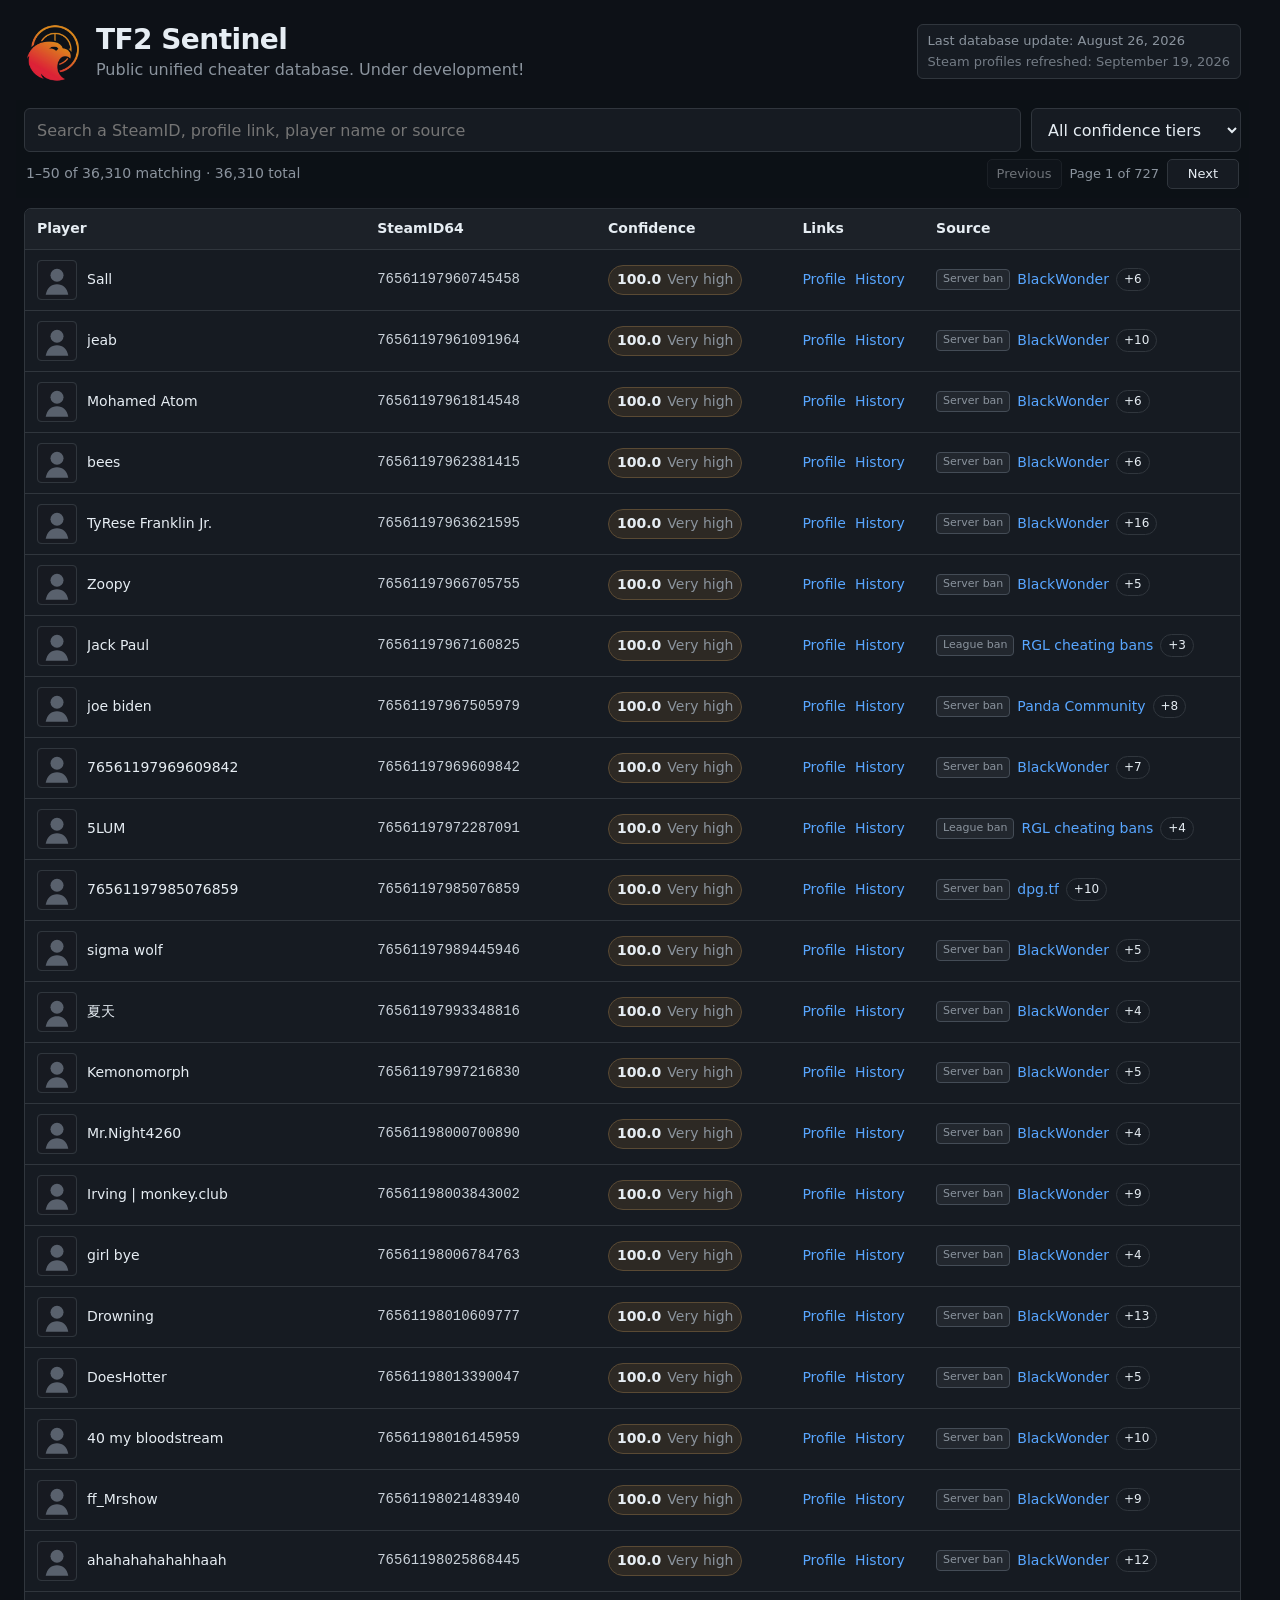
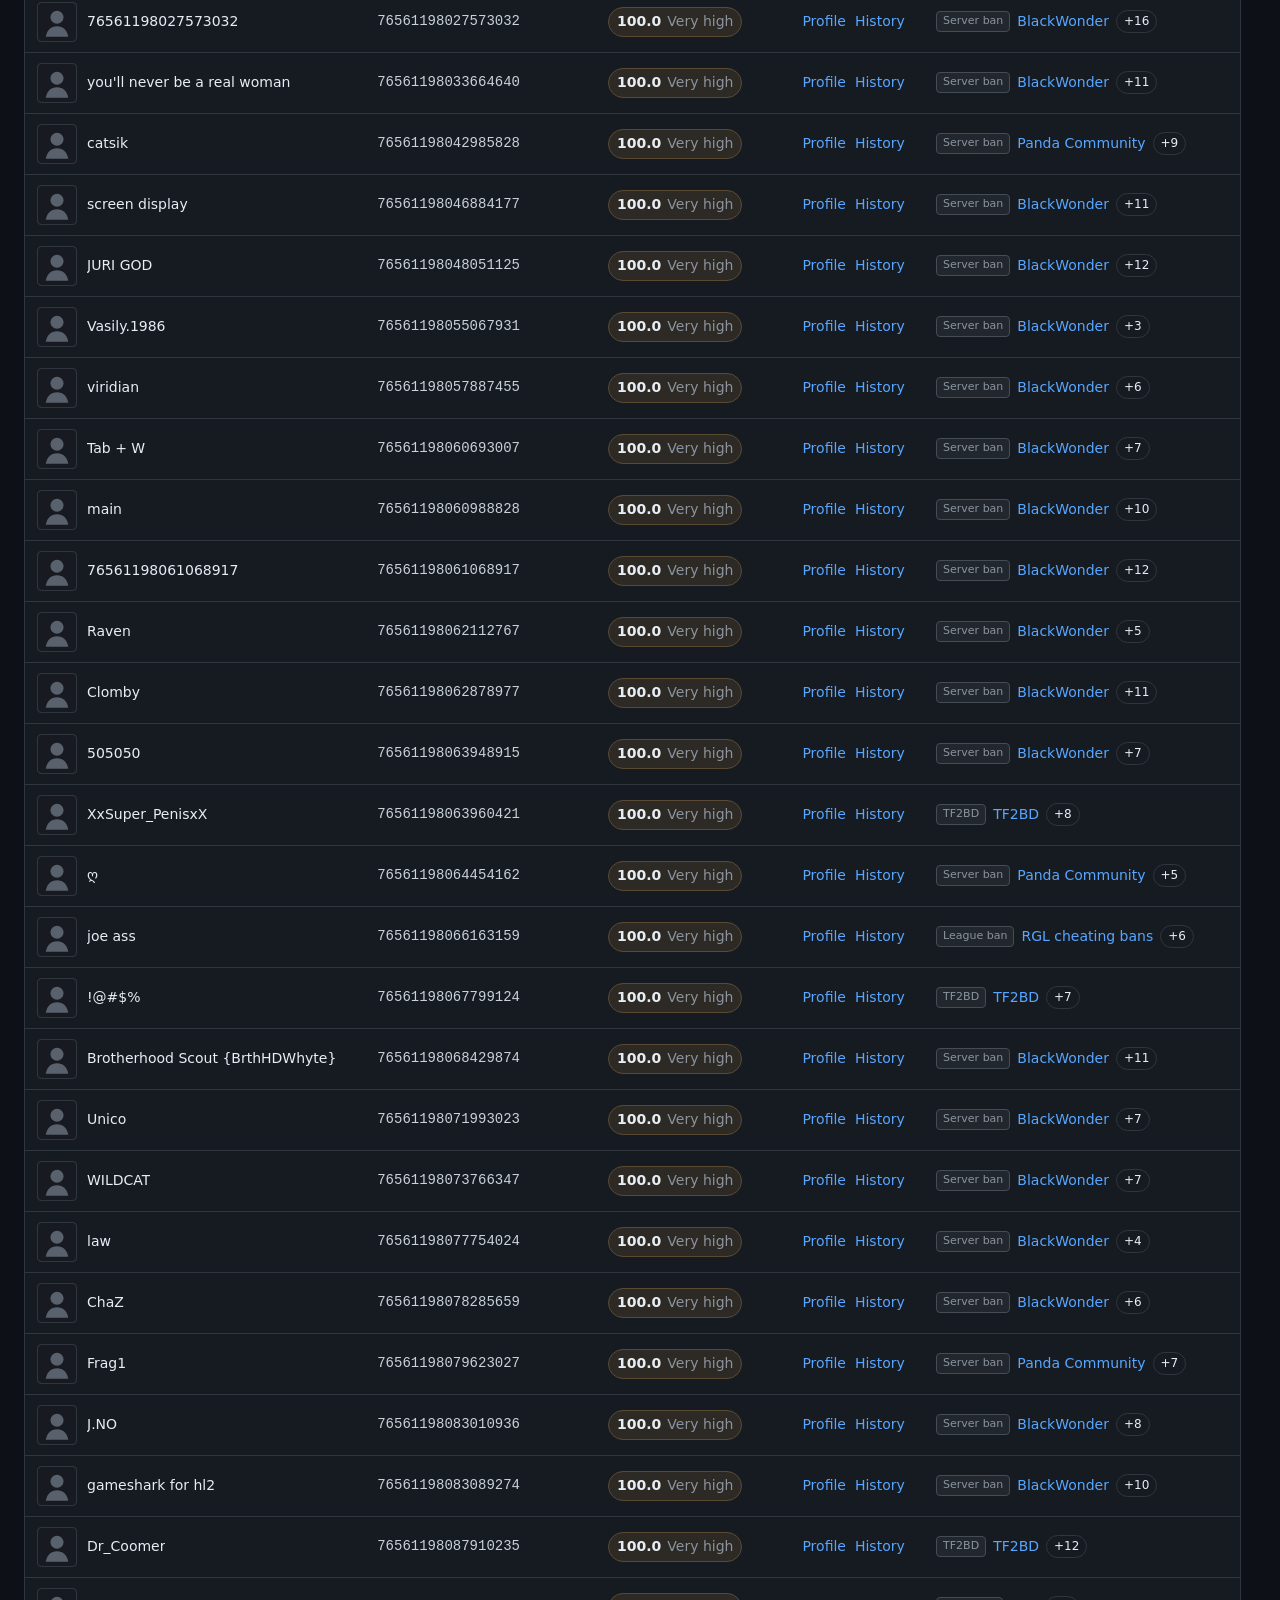
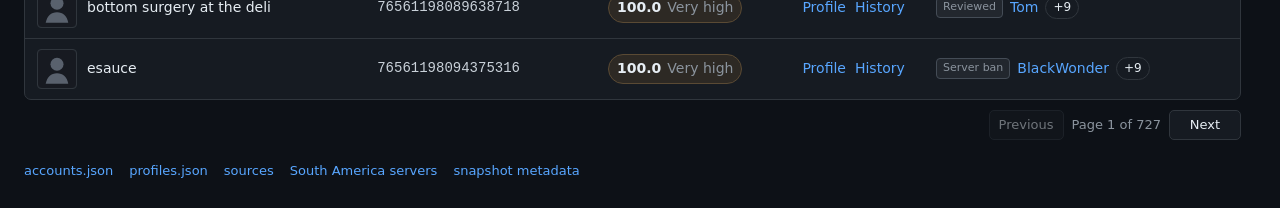
<file: docs/index.html>
<!doctype html>
<html lang="en">
<head>
<meta charset="utf-8">
<meta name="viewport" content="width=device-width,initial-scale=1">
<meta name="description" content="TF2 Sentinel is a searchable index of public TF2 moderation and cheating-related source signals.">
<meta name="theme-color" content="#0d1117">
<title>TF2 Sentinel</title>
<link rel="icon" href="favicon.ico" sizes="any">
<link rel="icon" type="image/png" sizes="32x32" href="assets/favicon-32.png">
<link rel="apple-touch-icon" href="assets/favicon-180.png">
<link rel="stylesheet" href="style.css">
<link rel="preconnect" href="https://avatars.steamstatic.com" crossorigin>
<script src="lib/sentinel-data.js" defer></script>
<script src="app.js" defer></script>
</head>
<body class="accounts-page">
<main class="page-shell">
<header class="site-header">
  <div class="brand">
    <img class="brand-logo" src="assets/sentinel-logo.png" alt="" width="58" height="58">
    <div>
      <h1>TF2 Sentinel</h1>
      <p>Public unified cheater database. Under development!</p>
    </div>
  </div>
  <div class="db-update">
    <div id="last-update">Last database update: —</div>
    <div id="profile-update" class="db-update-secondary"></div>
  </div>
</header>

<div class="sticky-tools">
  <section class="controls" aria-label="Database filters">
    <label class="search-field">
      <span class="sr-only">Search accounts</span>
      <input id="q" type="search" placeholder="Search a SteamID, profile link, player name or source" autocomplete="off" spellcheck="false">
    </label>
    <label class="tier-field">
      <span class="sr-only">Confidence tier</span>
      <select id="tier">
        <option value="">All confidence tiers</option>
        <option value="very_high">Very high</option>
        <option value="high">High</option>
        <option value="medium">Medium</option>
        <option value="low">Low</option>
        <option value="very_low">Very low</option>
        <option value="unscored">Unscored</option>
      </select>
    </label>
  </section>
  <div class="result-bar">
    <div id="stats" class="stats" aria-live="polite">Loading database…</div>
    <div class="pager" id="pager-top" aria-label="Results pages"></div>
  </div>
</div>

<div class="table-wrap">
<table class="account-table">
  <colgroup>
    <col class="col-player">
    <col class="col-steamid">
    <col class="col-confidence">
    <col class="col-links">
    <col class="col-source">
  </colgroup>
  <thead>
    <tr>
      <th>Player</th>
      <th>SteamID64</th>
      <th>Confidence</th>
      <th>Links</th>
      <th>Source</th>
    </tr>
  </thead>
  <tbody id="rows"></tbody>
</table>
</div>

<div class="bottom-bar">
  <div class="pager" id="pager-bottom" aria-label="Results pages"></div>
</div>

<footer class="site-footer">
  <a href="data/accounts.json">accounts.json</a>
  <a href="data/profiles.json">profiles.json</a>
  <a href="sources.html">sources</a>
  <a href="servers.html">South America servers</a>
  <a href="data/meta.json">snapshot metadata</a>
</footer>
</main>
</body>
</html>
</file>
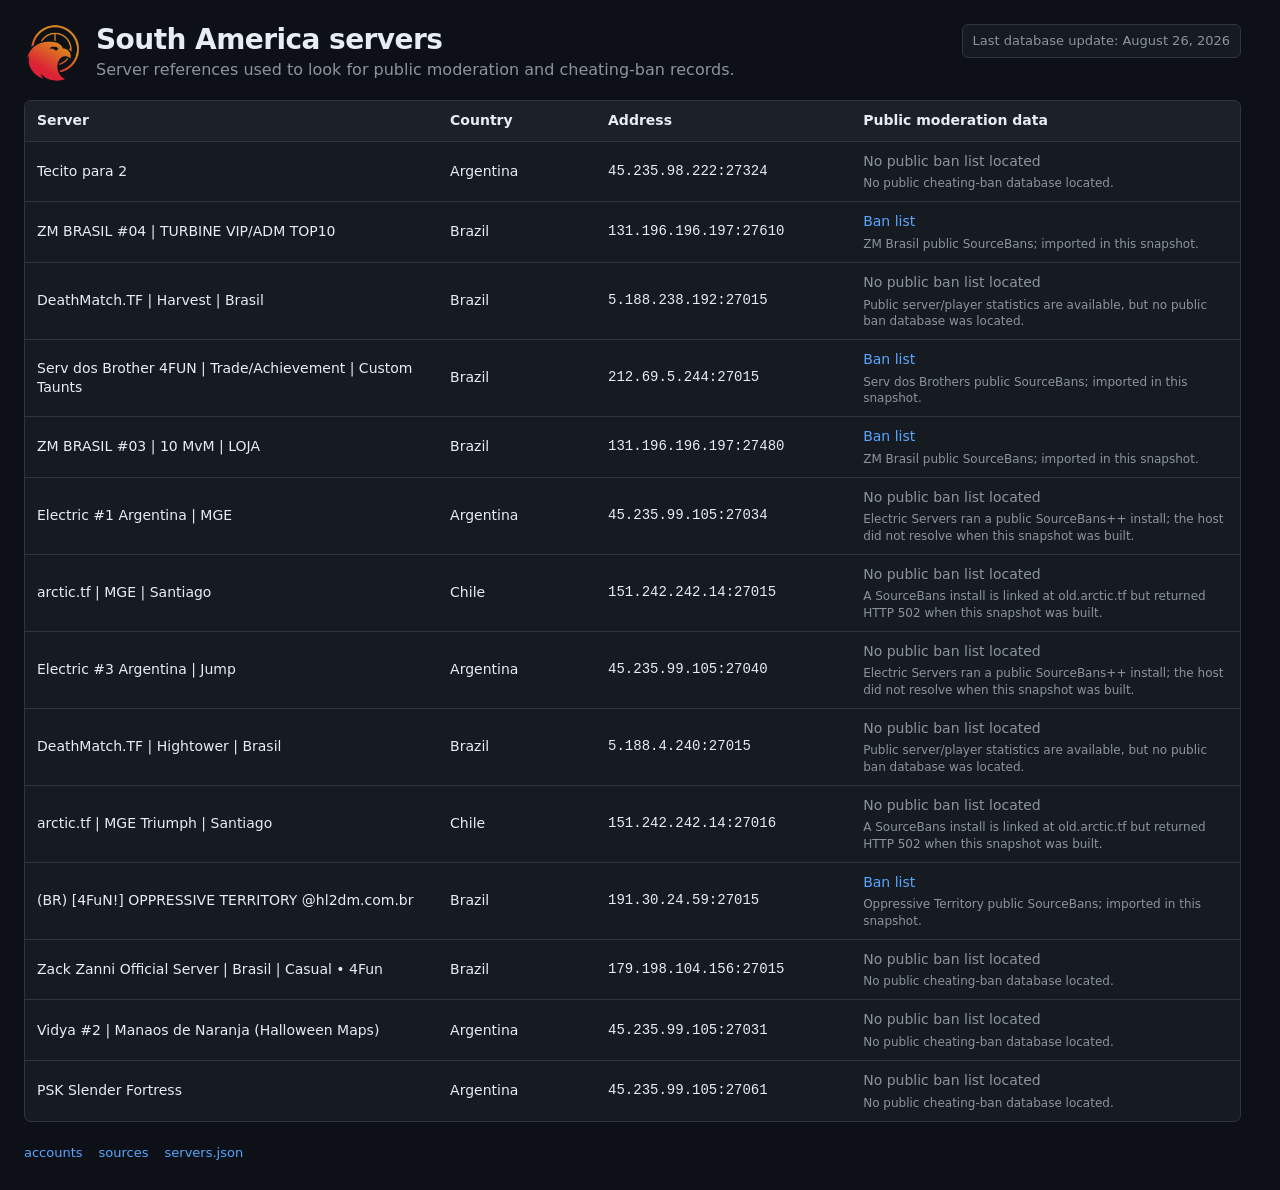
<file: docs/servers.html>
<!doctype html>
<html lang="en">
<head>
<meta charset="utf-8">
<meta name="viewport" content="width=device-width,initial-scale=1">
<meta name="description" content="South American TF2 server references tracked by TF2 Sentinel.">
<meta name="theme-color" content="#0d1117">
<title>South America servers · TF2 Sentinel</title>
<link rel="icon" href="favicon.ico" sizes="any">
<link rel="icon" type="image/png" sizes="32x32" href="assets/favicon-32.png">
<link rel="apple-touch-icon" href="assets/favicon-180.png">
<link rel="stylesheet" href="style.css">
</head>
<body>
<main class="page-shell">
<header class="site-header">
  <div class="brand"><img class="brand-logo" src="assets/sentinel-logo.png" alt="" width="58" height="58"><div><h1>South America servers</h1><p>Server references used to look for public moderation and cheating-ban records.</p></div></div>
  <div class="db-update" id="last-update">Last database update: —</div>
</header>
<div class="table-wrap"><table class="server-table"><thead><tr><th>Server</th><th>Country</th><th>Address</th><th>Public moderation data</th></tr></thead><tbody id="rows"></tbody></table></div>
<footer class="site-footer"><a href="index.html">accounts</a><a href="sources.html">sources</a><a href="data/servers.json">servers.json</a></footer>
</main>
<script src="lib/sentinel-data.js" defer></script>
<script>
'use strict';
document.addEventListener('DOMContentLoaded', function () {
  var esc = SentinelData.escapeHtml;
  Promise.all([
    fetch('data/servers.json').then(function (r) { return r.json(); }),
    fetch('data/meta.json').then(function (r) { return r.json(); }).catch(function () { return {}; })
  ]).then(function (loaded) {
    var servers = loaded[0];
    var meta = loaded[1];
    document.getElementById('last-update').textContent =
      'Last database update: ' + (meta.last_database_update_display || '\u2014');
    document.getElementById('rows').innerHTML = servers.map(function (row) {
      var url = SentinelData.safeUrl(row.public_moderation_url);
      var label = /sourcebans|banlist/i.test((row.public_moderation_url || '') + ' ' + (row.notes || ''))
        ? 'Ban list' : 'Moderation site';
      var link = url
        ? '<a href="' + esc(url) + '" target="_blank" rel="noreferrer">' + label + '</a>'
        : '<span class="muted">No public ban list located</span>';
      var note = row.notes ? '<div class="server-note">' + esc(row.notes) + '</div>' : '';
      return '<tr><td>' + esc(row.server_name) + '</td><td>' + esc(row.country) + '</td>'
        + '<td class="mono">' + esc(row.address) + '</td><td>' + link + note + '</td></tr>';
    }).join('');
  });
});
</script>
</body>
</html>
</file>
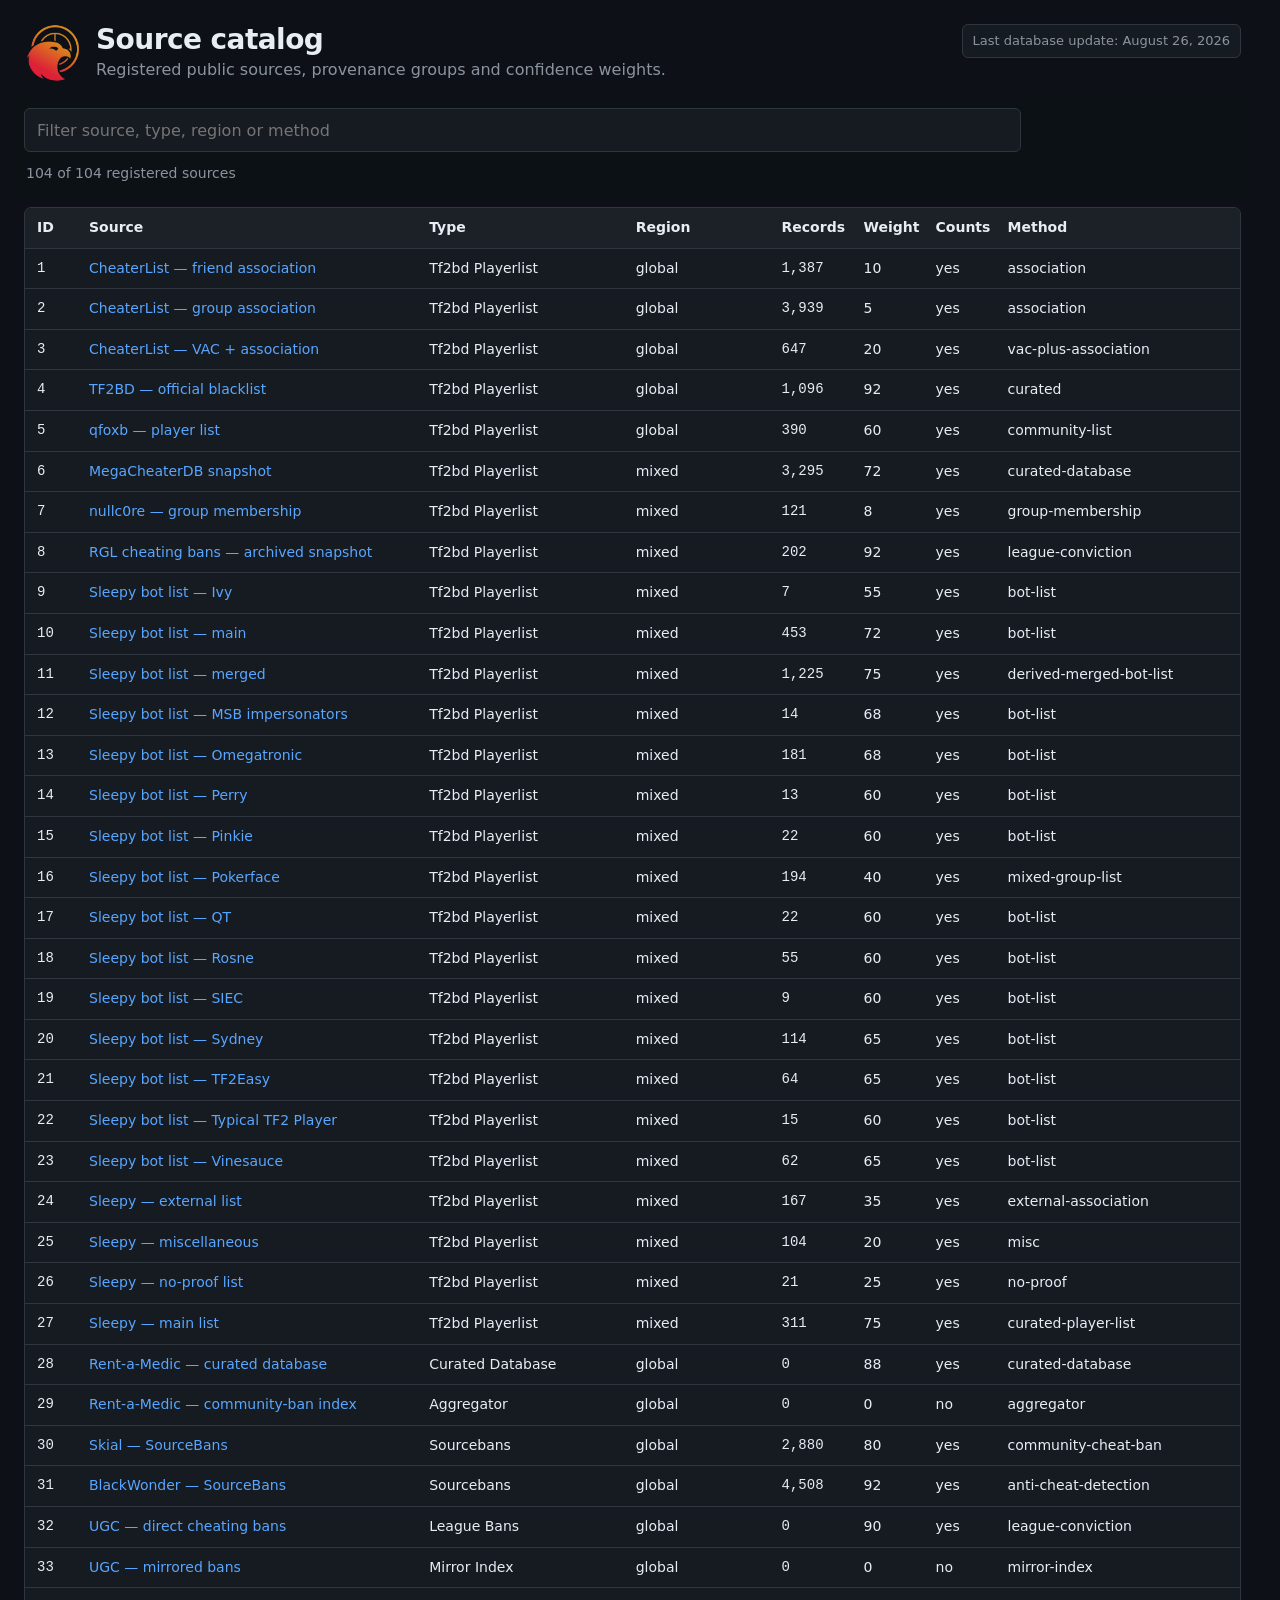
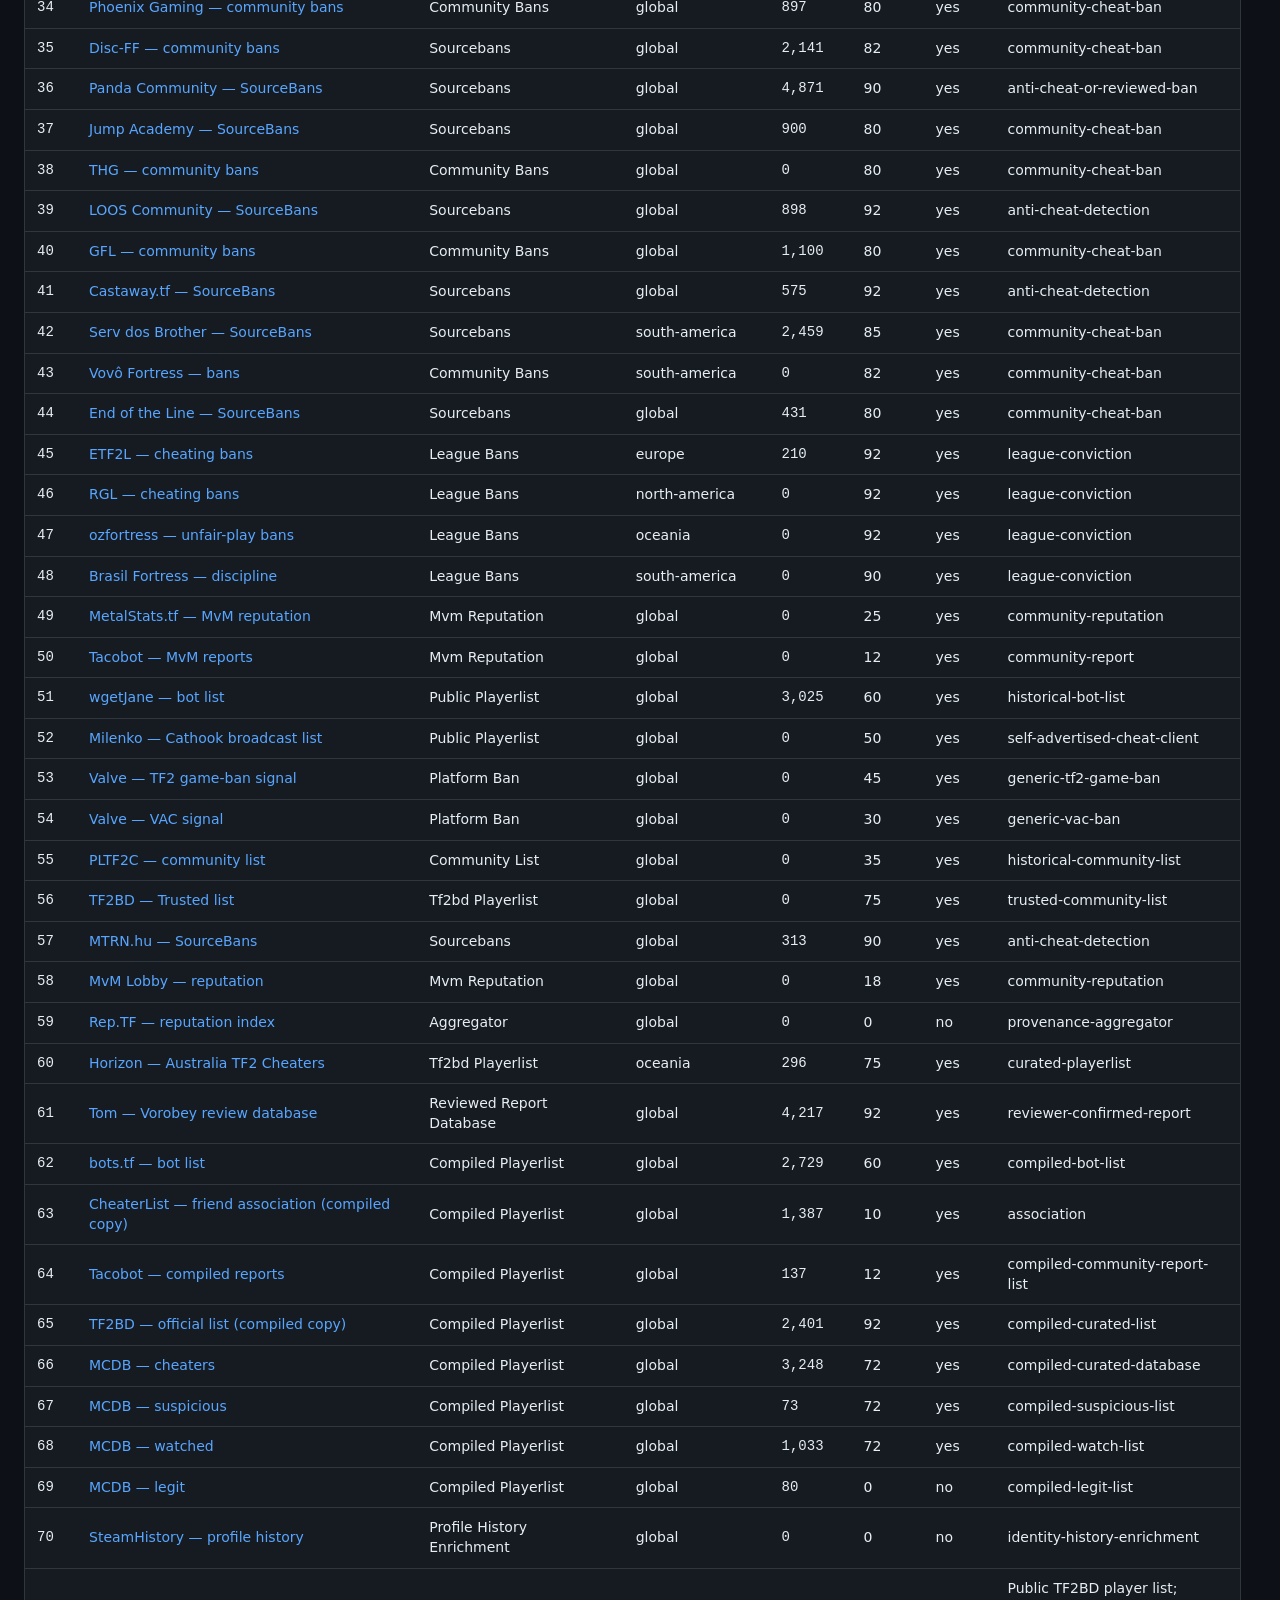
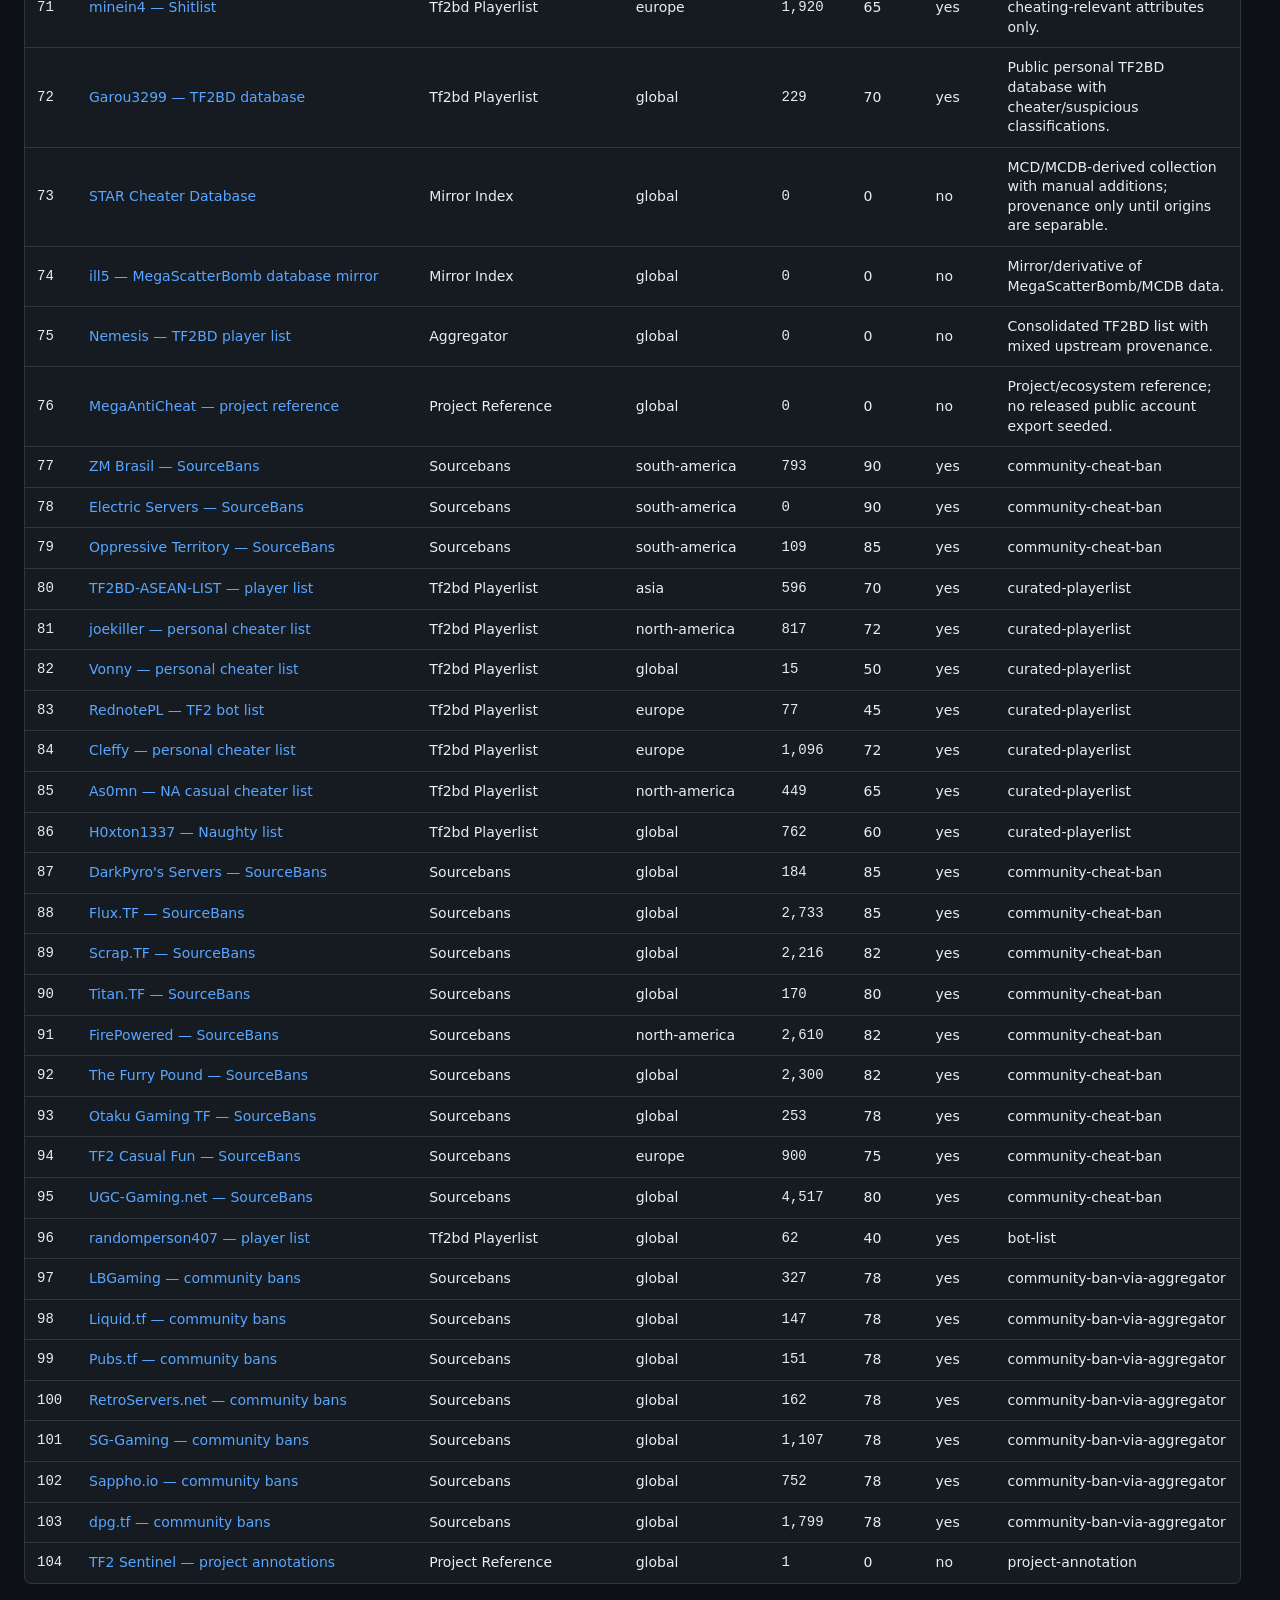
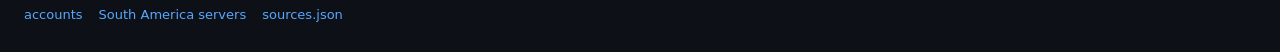
<file: docs/sources.html>
<!doctype html>
<html lang="en">
<head>
<meta charset="utf-8">
<meta name="viewport" content="width=device-width,initial-scale=1">
<meta name="description" content="Public source catalog used by TF2 Sentinel.">
<meta name="theme-color" content="#0d1117">
<title>Sources · TF2 Sentinel</title>
<link rel="icon" href="favicon.ico" sizes="any">
<link rel="icon" type="image/png" sizes="32x32" href="assets/favicon-32.png">
<link rel="apple-touch-icon" href="assets/favicon-180.png">
<link rel="stylesheet" href="style.css">
<script src="lib/sentinel-data.js" defer></script>
<script src="sources.js" defer></script>
</head>
<body>
<main class="page-shell">
<header class="site-header">
  <div class="brand">
    <img class="brand-logo" src="assets/sentinel-logo.png" alt="" width="58" height="58">
    <div><h1>Source catalog</h1><p>Registered public sources, provenance groups and confidence weights.</p></div>
  </div>
  <div class="db-update" id="last-update">Last database update: —</div>
</header>
<div class="sticky-tools">
  <section class="controls source-controls"><input id="q" type="search" placeholder="Filter source, type, region or method" autocomplete="off"><div></div></section>
  <div class="result-bar"><div id="stats" class="stats">Loading sources…</div></div>
</div>
<div class="table-wrap">
<table class="source-table">
<thead><tr><th>ID</th><th>Source</th><th>Type</th><th>Region</th><th>Records</th><th>Weight</th><th>Counts</th><th>Method</th></tr></thead>
<tbody id="rows"></tbody>
</table>
</div>
<footer class="site-footer"><a href="index.html">accounts</a><a href="servers.html">South America servers</a><a href="data/sources.json">sources.json</a></footer>
</main>
</body>
</html>
</file>
<file: docs/style.css>
:root {
  color-scheme: dark;
  --bg: #0d1117;
  --panel: #161b22;
  --panel-2: #1c2128;
  --panel-3: #22272e;
  --border: #30363d;
  --border-strong: #444c56;
  --text: #e6edf3;
  --muted: #8b949e;
  --link: #58a6ff;
  --accent: #d58b32;
  --accent-soft: rgba(213, 139, 50, 0.12);
}

* { box-sizing: border-box; }
html { scrollbar-gutter: stable; }
body {
  margin: 0;
  background: var(--bg);
  color: var(--text);
  font-family: system-ui, -apple-system, BlinkMacSystemFont, "Segoe UI", sans-serif;
  line-height: 1.4;
}
button, input, select { font: inherit; }
a { color: var(--link); text-decoration: none; }
a:hover { text-decoration: underline; }
:focus-visible { outline: 2px solid var(--link); outline-offset: 2px; border-radius: 4px; }
.sr-only { position: absolute; width: 1px; height: 1px; padding: 0; margin: -1px; overflow: hidden; clip: rect(0,0,0,0); white-space: nowrap; border: 0; }
.muted { color: var(--muted); }
.mono { font-family: ui-monospace, SFMono-Regular, Consolas, "Liberation Mono", monospace; font-variant-numeric: tabular-nums; }

.page-shell { width: min(1540px, 100%); margin: 0 auto; padding: 24px; }
.site-header { display: flex; justify-content: space-between; align-items: flex-start; gap: 24px; margin-bottom: 18px; }
.brand { display: flex; align-items: center; gap: 14px; min-width: 0; }
.brand-logo { flex: 0 0 auto; object-fit: contain; }
.site-header h1 { margin: 0 0 3px; font-size: 28px; line-height: 1.15; letter-spacing: -0.02em; }
.site-header p { margin: 0; color: var(--muted); }
.db-update { flex: 0 0 auto; padding: 7px 10px; border: 1px solid var(--border); border-radius: 6px; background: var(--panel); color: var(--muted); font-size: 13px; font-variant-numeric: tabular-nums; }
.db-update-secondary:not(:empty) { margin-top: 3px; opacity: .8; }

.sticky-tools { position: sticky; top: 0; z-index: 20; margin: 0 -8px 10px; padding: 8px; background: color-mix(in srgb, var(--bg) 94%, transparent); backdrop-filter: blur(8px); border-bottom: 1px solid transparent; }
.controls { display: grid; grid-template-columns: minmax(240px, 1fr) 210px; gap: 10px; }
.controls input, .controls select { width: 100%; height: 44px; padding: 0 12px; color: var(--text); background: var(--panel); border: 1px solid var(--border); border-radius: 6px; outline: none; }
.controls input:focus, .controls select:focus { border-color: var(--border-strong); box-shadow: 0 0 0 2px rgba(88,166,255,.12); }
.result-bar { min-height: 36px; display: flex; justify-content: space-between; align-items: center; gap: 14px; padding: 7px 2px 0; }
.stats { color: var(--muted); font-size: 14px; font-variant-numeric: tabular-nums; }
.pager { display: flex; align-items: center; gap: 8px; color: var(--muted); font-size: 13px; white-space: nowrap; }
.pager button { min-width: 72px; padding: 5px 9px; border: 1px solid var(--border); border-radius: 5px; color: var(--text); background: var(--panel); cursor: pointer; }
.pager button:hover:not(:disabled) { background: var(--panel-2); }
.pager button:disabled { opacity: .45; cursor: default; }
.bottom-bar { display: flex; justify-content: flex-end; margin-top: 10px; }

.table-wrap { overflow-x: auto; border: 1px solid var(--border); border-radius: 7px; background: var(--panel); scroll-margin-top: 118px; }
.account-table { width: 100%; min-width: 960px; border-collapse: collapse; table-layout: fixed; font-size: 14px; }
.account-table .col-player { width: 28%; }
.account-table .col-steamid { width: 19%; }
.account-table .col-confidence { width: 16%; }
.account-table .col-links { width: 11%; }
.account-table .col-source { width: 26%; }
th, td { padding: 10px 12px; border-bottom: 1px solid var(--border); text-align: left; vertical-align: middle; }
th { background: var(--panel-2); font-weight: 600; white-space: nowrap; }
tbody tr:last-child td { border-bottom: 0; }
.account-row:hover { background: #1a2028; }
.account-row.expanded { background: #1a2028; }

.player-cell { min-width: 0; display: flex; align-items: center; gap: 10px; }
.avatar { width: 40px; height: 40px; flex: 0 0 40px; border: 1px solid var(--border); border-radius: 4px; background: var(--panel-2); object-fit: cover; }
.player-name { min-width: 0; overflow: hidden; text-overflow: ellipsis; white-space: nowrap; }
.steamid { display: block; overflow: hidden; text-overflow: ellipsis; white-space: nowrap; color: #c9d1d9; }
.confidence { display: inline-flex; align-items: baseline; gap: 6px; max-width: 100%; padding: 4px 8px; border: 1px solid var(--border); border-radius: 999px; white-space: nowrap; font-variant-numeric: tabular-nums; }
.confidence span { color: var(--muted); }
.confidence-very_high, .confidence-high { border-color: #5a4a34; background: var(--accent-soft); }
.confidence-none { border-style: dashed; color: var(--muted); }
.no-weight { flex: 0 0 auto; font-size: 11px; }
.profile-links { display: flex; gap: 9px; white-space: nowrap; }

.source-summary { min-width: 0; display: flex; align-items: center; gap: 7px; }
.source-badge { flex: 0 0 auto; display: inline-block; padding: 2px 6px; border: 1px solid var(--border-strong); border-radius: 4px; color: var(--muted); background: var(--panel-3); font-size: 11px; line-height: 1.35; white-space: nowrap; }
.signal-badge { flex: 0 0 auto; display: inline-block; padding: 2px 6px; border: 1px solid #6b4b26; border-radius: 4px; color: #e6b873; background: rgba(213,139,50,.08); font-size: 11px; line-height: 1.35; white-space: nowrap; }
.source-link, .source-name { min-width: 0; overflow: hidden; text-overflow: ellipsis; white-space: nowrap; }
.more-sources { flex: 0 0 auto; padding: 2px 7px; border: 1px solid var(--border); border-radius: 999px; color: var(--text); background: transparent; cursor: pointer; font-size: 12px; }
.more-sources:hover { background: var(--panel-3); }
.detail-row td { padding: 0; background: #11161c; }
.detail-panel { display: grid; grid-template-columns: minmax(0, 1.35fr) minmax(280px, .65fr); gap: 24px; padding: 14px 18px 16px 62px; }
.detail-panel strong { font-size: 12px; color: var(--muted); font-weight: 600; text-transform: uppercase; letter-spacing: .04em; }
.source-list { margin: 8px 0 0; padding: 0; display: grid; gap: 7px; list-style: none; }
.source-list li { min-width: 0; display: flex; align-items: center; gap: 8px; }
.detail-meta { display: grid; gap: 8px; }
.detail-meta > div { display: grid; grid-template-columns: 130px minmax(0, 1fr); gap: 10px; align-items: baseline; }
.flag-list { display: flex; flex-wrap: wrap; gap: 5px; }
.flag-chip { display: inline-block; padding: 1px 6px; border: 1px solid var(--border); border-radius: 4px; font-size: 11px; color: var(--muted); }

/* The one account that runs this project. Pride colours sweep across the badge
   and the glow breathes; both stop for anyone who asked for less motion. */
.owner-badge {
  flex: 0 0 auto;
  display: inline-block;
  padding: 2px 8px;
  border: 0;
  border-radius: 999px;
  color: #fff;
  font-size: 11px;
  font-weight: 700;
  letter-spacing: .05em;
  text-transform: uppercase;
  white-space: nowrap;
  text-shadow: 0 1px 2px rgba(0,0,0,.45);
  background-image: linear-gradient(90deg, #e40303, #ff8c00, #ffed00, #008026, #004dff, #750787, #e40303);
  background-size: 300% 100%;
  animation: owner-sweep 7s linear infinite, owner-glow 3.2s ease-in-out infinite;
}
@keyframes owner-sweep { from { background-position: 0 0; } to { background-position: -300% 0; } }
@keyframes owner-glow {
  0%, 100% { box-shadow: 0 0 4px rgba(255,255,255,.22), 0 0 10px rgba(228,3,3,.28); }
  50%      { box-shadow: 0 0 10px rgba(255,255,255,.5), 0 0 22px rgba(117,7,135,.5); }
}
@media (prefers-reduced-motion: reduce) {
  .owner-badge { animation: none; background-size: 100% 100%; box-shadow: 0 0 6px rgba(255,255,255,.28); }
}

.site-footer { display: flex; flex-wrap: wrap; gap: 8px 16px; margin: 22px 0 4px; font-size: 13px; color: var(--muted); }

.source-table { width: 100%; min-width: 1080px; border-collapse: collapse; table-layout: fixed; font-size: 14px; }
.source-table th:nth-child(1), .source-table td:nth-child(1) { width: 52px; }
.source-table th:nth-child(2), .source-table td:nth-child(2) { width: 28%; }
.source-table th:nth-child(3), .source-table td:nth-child(3) { width: 17%; }
.source-table th:nth-child(4), .source-table td:nth-child(4) { width: 12%; }
.source-table th:nth-child(5), .source-table td:nth-child(5) { width: 82px; }
.source-table th:nth-child(6), .source-table td:nth-child(6) { width: 72px; }
.source-table th:nth-child(7), .source-table td:nth-child(7) { width: 72px; }
.source-table td { overflow-wrap: anywhere; }

.server-table { width: 100%; min-width: 900px; border-collapse: collapse; table-layout: fixed; font-size: 14px; }
.server-table th:nth-child(1), .server-table td:nth-child(1) { width: 34%; }
.server-table th:nth-child(2), .server-table td:nth-child(2) { width: 13%; }
.server-table th:nth-child(3), .server-table td:nth-child(3) { width: 21%; }
.server-table th:nth-child(4), .server-table td:nth-child(4) { width: 32%; }
.server-table td { overflow-wrap: anywhere; }
.server-note { margin-top: 4px; color: var(--muted); font-size: 12px; line-height: 1.35; }

@media (max-width: 900px) {
  .page-shell { padding: 16px; }
  .site-header { align-items: stretch; }
  .db-update { align-self: flex-start; }
  .detail-panel { grid-template-columns: 1fr; padding-left: 18px; }
}

@media (max-width: 680px) {
  .page-shell { padding: 12px; }
  .site-header { flex-direction: column; gap: 12px; }
  .brand-logo { width: 48px; height: 48px; }
  .site-header h1 { font-size: 24px; }
  .controls { grid-template-columns: 1fr; }
  .result-bar { align-items: flex-start; flex-direction: column; gap: 5px; }
  .sticky-tools { top: 0; margin-inline: -4px; padding-inline: 4px; }
  .bottom-bar { justify-content: flex-start; }

  .accounts-page .table-wrap { overflow: visible; border: 0; background: transparent; }
  .account-table { display: block; min-width: 0; font-size: 14px; }
  .account-table colgroup, .account-table thead { display: none; }
  .account-table tbody { display: grid; gap: 10px; }
  .account-table tr.account-row { display: block; overflow: hidden; border: 1px solid var(--border); border-radius: 7px; background: var(--panel); }
  .account-table tr.account-row:hover, .account-table tr.account-row.expanded { background: var(--panel); }
  .account-table tr.account-row td { display: grid; grid-template-columns: 90px minmax(0, 1fr); gap: 10px; align-items: center; min-width: 0; padding: 9px 12px; border-bottom: 1px solid var(--border); }
  .account-table tr.account-row td:last-child { border-bottom: 0; }
  .account-table tr.account-row td::before { color: var(--muted); font-size: 11px; font-weight: 600; letter-spacing: .04em; text-transform: uppercase; }
  .account-table tr.account-row td:nth-child(1) { display: block; padding-block: 10px; }
  .account-table tr.account-row td:nth-child(1)::before { display: none; }
  .account-table tr.account-row td:nth-child(2)::before { content: "SteamID64"; }
  .account-table tr.account-row td:nth-child(3)::before { content: "Confidence"; }
  .account-table tr.account-row td:nth-child(4)::before { content: "Links"; }
  .account-table tr.account-row td:nth-child(5)::before { content: "Source"; }
  .steamid { text-overflow: clip; }
  .profile-links { flex-wrap: wrap; }
  .source-summary { flex-wrap: wrap; }
  .source-link, .source-name { max-width: 100%; }

  .account-table tr.detail-row { display: block; margin-top: -10px; overflow: hidden; border: 1px solid var(--border); border-top: 0; border-radius: 0 0 7px 7px; background: #11161c; }
  .account-table tr.detail-row td { display: block; padding: 0; border: 0; }
  .detail-panel { display: grid; grid-template-columns: 1fr; gap: 16px; padding: 14px; }
  .detail-meta > div { grid-template-columns: 120px minmax(0, 1fr); }
}
</file>
